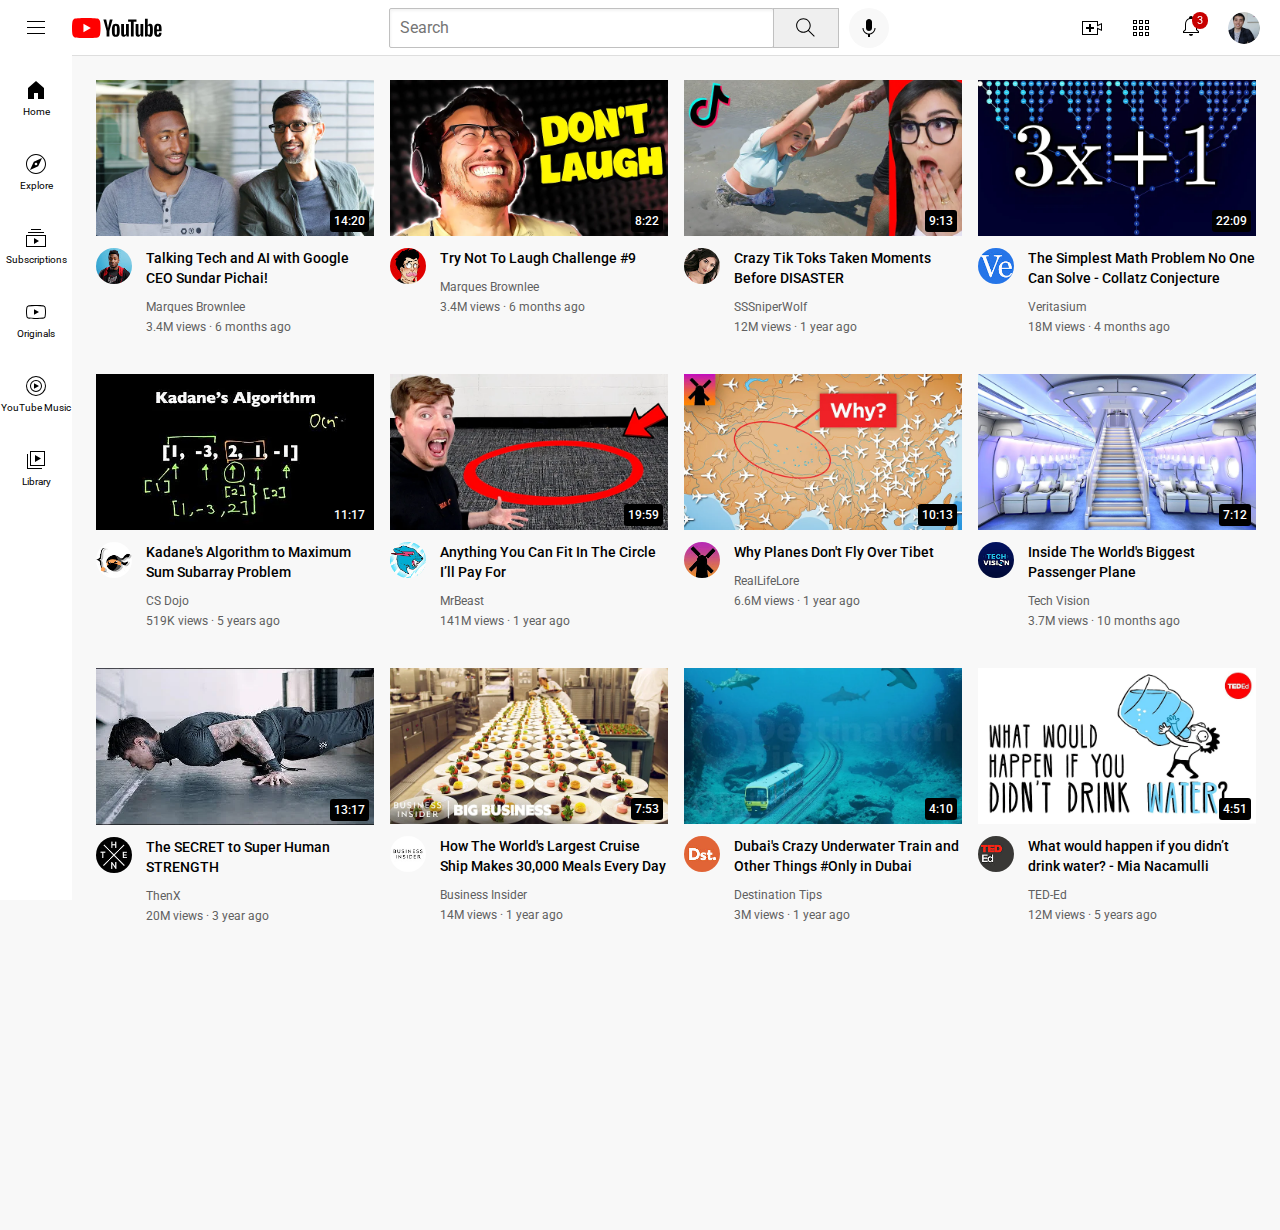
<file: index.html>
<!DOCTYPE html>
<html lang="en">
<head>
    <link rel="stylesheet" href="header.css">
    <link rel="stylesheet" href="Yt_webpage.css">
    <link rel="stylesheet" href="sidebar.css">
    <link rel="preconnect" href="https://fonts.googleapis.com">
    <link rel="preconnect" href="https://fonts.gstatic.com" crossorigin>
    <link href="https://fonts.googleapis.com/css2?family=Montserrat:ital@0;1&family=Roboto:wght@400;500;700&display=swap" rel="stylesheet">
    <meta charset="UTF-8">
    <meta name="viewport" content="width=device-width, initial-scale=1.0">
    <title>YouTube</title>
</head>
    <body style="height: 1150px;">
        <div class="header">
            <div class="left-section">
                <img class="hamburger-menu" src="Logos/hamburger-menu.svg">
                <img class="ytlogo" src="Logos/youtube-logo.svg">
            </div>
            <div class="middle-section">
                <input class="search-bar" type="text" placeholder="Search">
                <button class="search-button">
                    <img class="search-icon" src="Logos/search.svg">
                    <div class="tooltip">Search</div>
                </button>
                <button class="voice-search-button">
                    <img class="voice-search-icon" src="Logos/voice-search-icon.svg">
                    <div class="tooltip">search with your voice</div>
                </button>
            </div>
            <div class="right-section">
                <div class="upload-icon-container">
                    <img class="upload-icon" src="Logos/upload.svg">
                    <div class="tooltip">Create</div>
                </div>
                <div class="youtube-apps-container">
                    <img class="youtube-apps-icon" src="Logos/youtube-apps.svg">
                    <div class="tooltip">YouTube apps</div>
                </div>
                <div class="notification-icon-container">
                    <div class="zox">
                        <img class="notification-icon" src="Logos/notifications.svg">
                        <div class="notification-icon-count">3</div>
                    </div>
                    <div class="tooltip">Notifications</div>
                </div>
                <img class="current-user-picture" src="Logos/my-channel.jpeg">
            </div>
        </div>
        <div class="sidebar">
            <div class="sidebar-link">
                <img src="Logos/home.svg">
                <div>Home</div>
            </div>
            <div class="sidebar-link">
                <img src="Logos/explore.svg" >
                <div>Explore</div>
            </div>
            <div class="sidebar-link">
                <img src="Logos/subscriptions.svg" >
                <div>Subscriptions</div>
            </div>
            <div class="sidebar-link">
                <img src="Logos/originals.svg">
                <div>Originals</div>
            </div>
            <div class="sidebar-link">
                <img src="Logos/youtube-music.svg">
                <div>YouTube Music</div>
            </div>
            <div class="sidebar-link">
                <img src="Logos/library.svg">
                <div>Library</div>
            </div>
        </div>
        <div class="video-preview-grid">
            <div class="video-preview">
                <div class="thumbnail-row">
                    <img class="thumbnail" src="YtThumbnails/thumbnail-1.webp" >
                    <div class="video-time">14:20</div>
                </div>
                <div class="video-info-grid">
                    <div  class="channel-picture">
                        <img class="profile-picture" src="Channel-Pictures/channel-1.jpeg">
                    </div>
                    <div class="video-info">
                        <p class="video-title">Talking Tech and AI with Google CEO Sundar Pichai!</p>
                        <p class="video-author">Marques Brownlee</p>
                        <p class="video-stats">3.4M views · 6 months ago</p>        
                    </div>
                </div>
            </div>
    
            <div class="video-preview">
                <div class="thumbnail-row">
                    <img class="thumbnail" src="YtThumbnails/thumbnail-2.webp" >
                    <div class="video-time">8:22</div>
                </div>
                <div class="video-info-grid">
                    <div  class="channel-picture">
                        <img class="profile-picture" src="Channel-Pictures/channel-2.jpeg">
                    </div>
                    <div class="video-info">
                        <p class="video-title">Try Not To Laugh Challenge #9</p>
                        <p class="video-author">Marques Brownlee</p>
                        <p class="video-stats">3.4M views · 6 months ago</p>        
                    </div>
                </div>
            </div>

            <div class="video-preview">
                <div class="thumbnail-row">
                    <img class="thumbnail" src="YtThumbnails/thumbnail-3.webp" >
                    <div class="video-time">9:13</div>
                </div>
                <div class="video-info-grid">
                    <div  class="channel-picture">
                        <img class="profile-picture" src="Channel-Pictures/channel-3.jpeg">
                    </div>
                    <div class="video-info">
                        <p class="video-title">Crazy Tik Toks Taken Moments Before DISASTER</p>
                        <p class="video-author">SSSniperWolf</p>
                        <p class="video-stats">12M views · 1 year ago</p>        
                    </div>
                </div>
            </div>
    
            <div class="video-preview">
                <div class="thumbnail-row">
                    <img class="thumbnail" src="YtThumbnails/thumbnail-4.webp" >
                    <div class="video-time">22:09</div>
                </div>
                <div class="video-info-grid">
                    <div  class="channel-picture">
                        <img class="profile-picture" src="Channel-Pictures/channel-4.jpeg">
                    </div>
                    <div class="video-info">
                        <p class="video-title">The Simplest Math Problem No One Can Solve - Collatz Conjecture</p>
                        <p class="video-author">Veritasium</p>
                        <p class="video-stats">18M views · 4 months ago</p>        
                    </div>
                </div>
            </div>

            <div class="video-preview">
                <div class="thumbnail-row">
                    <img class="thumbnail" src="YtThumbnails/thumbnail-5.webp" >
                    <div class="video-time">11:17</div>
                </div>
                <div class="video-info-grid">
                    <div  class="channel-picture">
                        <img class="profile-picture" src="Channel-Pictures/channel-5.jpeg">
                    </div>
                    <div class="video-info">
                        <p class="video-title">Kadane's Algorithm to Maximum Sum Subarray Problem</p>
                        <p class="video-author">CS Dojo</p>
                        <p class="video-stats">519K views · 5 years ago</p>        
                    </div>
                </div>
            </div>
    
            <div class="video-preview">
                <div class="thumbnail-row">
                    <img class="thumbnail" src="YtThumbnails/thumbnail-6.webp" >
                    <div class="video-time">19:59</div>
                </div>
                <div class="video-info-grid">
                    <div  class="channel-picture">
                        <img class="profile-picture" src="Channel-Pictures/channel-6.jpeg">
                    </div>
                    <div class="video-info">
                        <p class="video-title">Anything You Can Fit In The Circle I’ll Pay For</p>
                        <p class="video-author">MrBeast</p>
                        <p class="video-stats">141M views · 1 year ago</p>        
                    </div>
                </div>
            </div>

            <div class="video-preview">
                <div class="thumbnail-row">
                    <img class="thumbnail" src="YtThumbnails/thumbnail-7.webp" >
                    <div class="video-time">10:13</div>
                </div>
                <div class="video-info-grid">
                    <div  class="channel-picture">
                        <img class="profile-picture" src="Channel-Pictures/channel-7.jpeg">
                    </div>
                    <div class="video-info">
                        <p class="video-title">Why Planes Don't Fly Over Tibet</p>
                        <p class="video-author">RealLifeLore</p>
                        <p class="video-stats">6.6M views · 1 year ago</p>        
                    </div>
                </div>
            </div>
            
            <div class="video-preview">
                <div class="thumbnail-row">
                    <img class="thumbnail" src="YtThumbnails/thumbnail-8.webp" >
                    <div class="video-time">7:12</div>
                </div>
                <div class="video-info-grid">
                    <div  class="channel-picture">
                        <img class="profile-picture" src="Channel-Pictures/channel-8.jpeg">
                    </div>
                    <div class="video-info">
                        <p class="video-title">Inside The World's Biggest Passenger Plane</p>
                        <p class="video-author">Tech Vision</p>
                        <p class="video-stats">3.7M views · 10 months ago</p>        
                    </div>
                </div>
            </div>

            <div class="video-preview">
                <div class="thumbnail-row">
                    <img class="thumbnail" src="YtThumbnails/thumbnail-9.webp" >
                    <div class="video-time">13:17</div>
                </div>
                <div class="video-info-grid">
                    <div  class="channel-picture">
                        <img class="profile-picture" src="Channel-Pictures/channel-9.jpeg">
                    </div>
                    <div class="video-info">
                        <p class="video-title">The SECRET to Super Human STRENGTH</p>
                        <p class="video-author">ThenX</p>
                        <p class="video-stats">20M views · 3 year ago</p>        
                    </div>
                </div>
            </div>

            <div class="video-preview">
                <div class="thumbnail-row">
                    <img class="thumbnail" src="YtThumbnails/thumbnail-10.webp" >
                    <div class="video-time">7:53</div>
                </div>
                <div class="video-info-grid">
                    <div  class="channel-picture">
                        <img class="profile-picture" src="Channel-Pictures/channel-10.jpeg">
                    </div>
                    <div class="video-info">
                        <p class="video-title">How The World's Largest Cruise Ship Makes 30,000 Meals Every Day</p>
                        <p class="video-author">Business Insider</p>
                        <p class="video-stats">14M views · 1 year ago</p>        
                    </div>
                </div>
            </div>

            <div class="video-preview">
                <div class="thumbnail-row">
                    <img class="thumbnail" src="YtThumbnails/thumbnail-11.webp" >
                    <div class="video-time">4:10</div>
                </div>
                <div class="video-info-grid">
                    <div  class="channel-picture">
                        <img class="profile-picture" src="Channel-Pictures/channel-11.jpeg">
                    </div>
                    <div class="video-info">
                        <p class="video-title">Dubai's Crazy Underwater Train and Other Things #Only in Dubai</p>
                        <p class="video-author">Destination Tips</p>
                        <p class="video-stats">3M views · 1 year ago</p>        
                    </div>
                </div>
            </div>

            <div class="video-preview">
                <div class="thumbnail-row">
                    <img class="thumbnail" src="YtThumbnails/thumbnail-12.webp" >
                    <div class="video-time">4:51</div>
                </div>
                <div class="video-info-grid">
                    <div  class="channel-picture">
                        <img class="profile-picture" src="Channel-Pictures/channel-12.jpeg">
                    </div>
                    <div class="video-info">
                        <p class="video-title">What would happen if you didn’t drink water? - Mia Nacamulli</p>
                        <p class="video-author">TED-Ed</p>
                        <p class="video-stats">12M views · 5 years ago</p>        
                    </div>
                </div>
            </div>

        </div>
    </body>
</html>
</file>
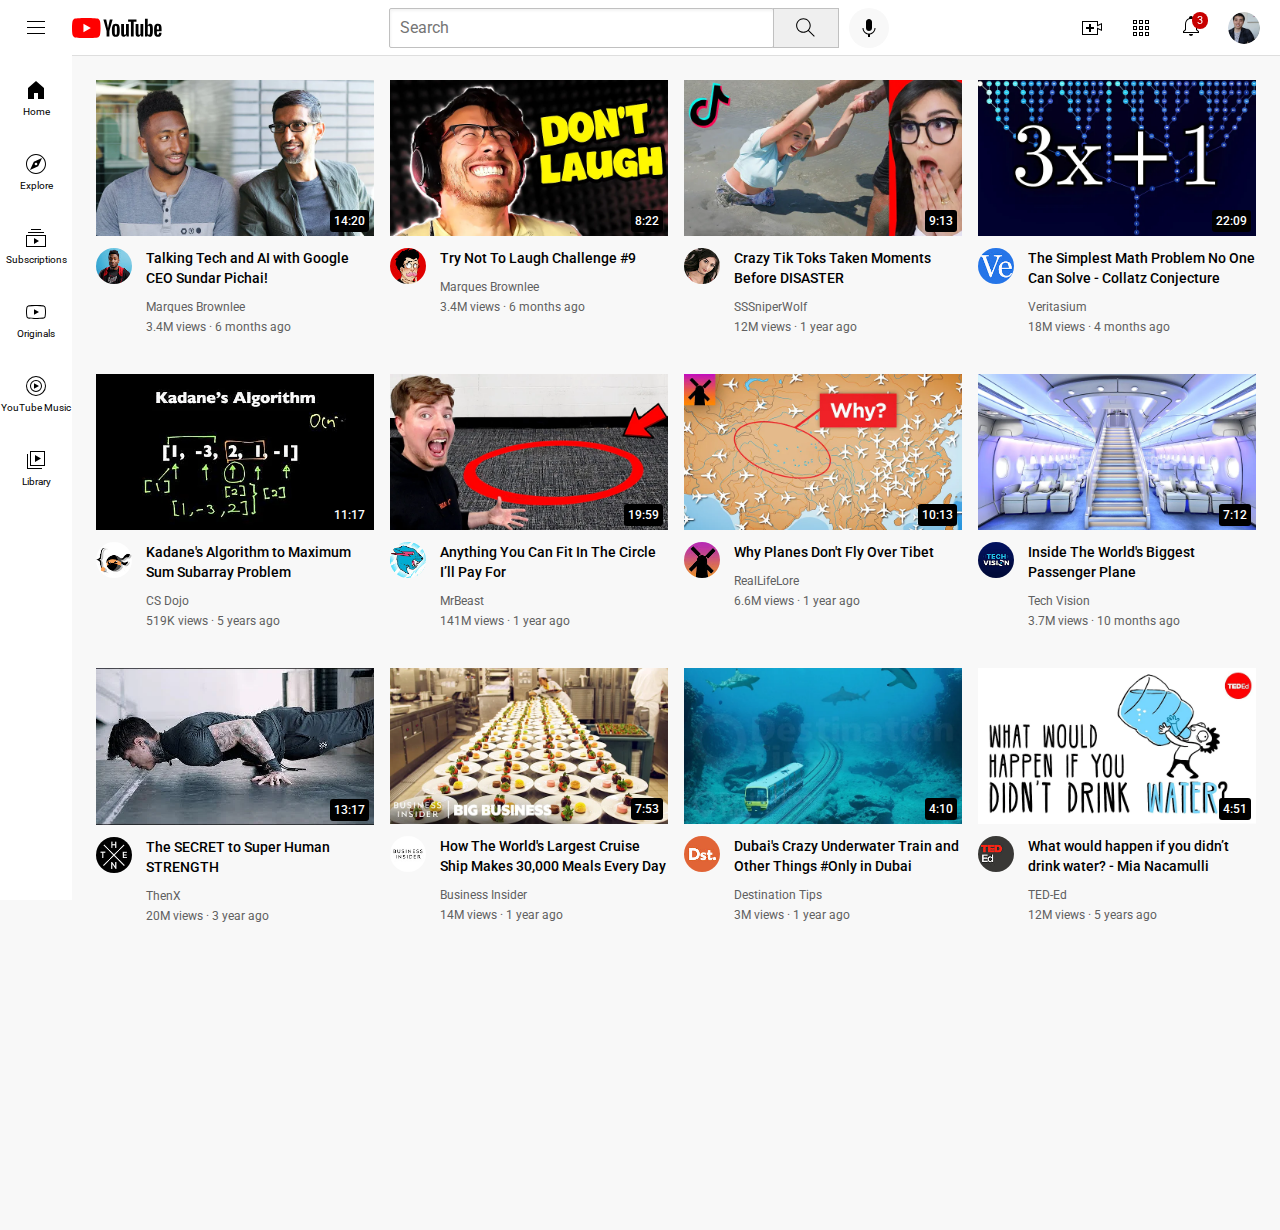
<file: Yt_webpage.html>
<!DOCTYPE html>
<html lang="en">
<head>
    <link rel="stylesheet" href="header.css">
    <link rel="stylesheet" href="Yt_webpage.css">
    <link rel="stylesheet" href="sidebar.css">
    <link rel="preconnect" href="https://fonts.googleapis.com">
    <link rel="preconnect" href="https://fonts.gstatic.com" crossorigin>
    <link href="https://fonts.googleapis.com/css2?family=Montserrat:ital@0;1&family=Roboto:wght@400;500;700&display=swap" rel="stylesheet">
    <meta charset="UTF-8">
    <meta name="viewport" content="width=device-width, initial-scale=1.0">
    <title>YouTube</title>
</head>
    <body style="height: 1150px;">
        <div class="header">
            <div class="left-section">
                <img class="hamburger-menu" src="Logos/hamburger-menu.svg">
                <img class="ytlogo" src="Logos/youtube-logo.svg">
            </div>
            <div class="middle-section">
                <input class="search-bar" type="text" placeholder="Search">
                <button class="search-button">
                    <img class="search-icon" src="Logos/search.svg">
                    <div class="tooltip">Search</div>
                </button>
                <button class="voice-search-button">
                    <img class="voice-search-icon" src="Logos/voice-search-icon.svg">
                    <div class="tooltip">search with your voice</div>
                </button>
            </div>
            <div class="right-section">
                <div class="upload-icon-container">
                    <img class="upload-icon" src="Logos/upload.svg">
                    <div class="tooltip">Create</div>
                </div>
                <div class="youtube-apps-container">
                    <img class="youtube-apps-icon" src="Logos/youtube-apps.svg">
                    <div class="tooltip">YouTube apps</div>
                </div>
                <div class="notification-icon-container">
                    <div class="zox">
                        <img class="notification-icon" src="Logos/notifications.svg">
                        <div class="notification-icon-count">3</div>
                    </div>
                    <div class="tooltip">Notifications</div>
                </div>
                <img class="current-user-picture" src="Logos/my-channel.jpeg">
            </div>
        </div>
        <div class="sidebar">
            <div class="sidebar-link">
                <img src="Logos/home.svg">
                <div>Home</div>
            </div>
            <div class="sidebar-link">
                <img src="Logos/explore.svg" >
                <div>Explore</div>
            </div>
            <div class="sidebar-link">
                <img src="Logos/subscriptions.svg" >
                <div>Subscriptions</div>
            </div>
            <div class="sidebar-link">
                <img src="Logos/originals.svg">
                <div>Originals</div>
            </div>
            <div class="sidebar-link">
                <img src="Logos/youtube-music.svg">
                <div>YouTube Music</div>
            </div>
            <div class="sidebar-link">
                <img src="Logos/library.svg">
                <div>Library</div>
            </div>
        </div>
        <div class="video-preview-grid">
            <div class="video-preview">
                <div class="thumbnail-row">
                    <img class="thumbnail" src="YtThumbnails/thumbnail-1.webp" >
                    <div class="video-time">14:20</div>
                </div>
                <div class="video-info-grid">
                    <div  class="channel-picture">
                        <img class="profile-picture" src="Channel-Pictures/channel-1.jpeg">
                    </div>
                    <div class="video-info">
                        <p class="video-title">Talking Tech and AI with Google CEO Sundar Pichai!</p>
                        <p class="video-author">Marques Brownlee</p>
                        <p class="video-stats">3.4M views · 6 months ago</p>        
                    </div>
                </div>
            </div>
    
            <div class="video-preview">
                <div class="thumbnail-row">
                    <img class="thumbnail" src="YtThumbnails/thumbnail-2.webp" >
                    <div class="video-time">8:22</div>
                </div>
                <div class="video-info-grid">
                    <div  class="channel-picture">
                        <img class="profile-picture" src="Channel-Pictures/channel-2.jpeg">
                    </div>
                    <div class="video-info">
                        <p class="video-title">Try Not To Laugh Challenge #9</p>
                        <p class="video-author">Marques Brownlee</p>
                        <p class="video-stats">3.4M views · 6 months ago</p>        
                    </div>
                </div>
            </div>

            <div class="video-preview">
                <div class="thumbnail-row">
                    <img class="thumbnail" src="YtThumbnails/thumbnail-3.webp" >
                    <div class="video-time">9:13</div>
                </div>
                <div class="video-info-grid">
                    <div  class="channel-picture">
                        <img class="profile-picture" src="Channel-Pictures/channel-3.jpeg">
                    </div>
                    <div class="video-info">
                        <p class="video-title">Crazy Tik Toks Taken Moments Before DISASTER</p>
                        <p class="video-author">SSSniperWolf</p>
                        <p class="video-stats">12M views · 1 year ago</p>        
                    </div>
                </div>
            </div>
    
            <div class="video-preview">
                <div class="thumbnail-row">
                    <img class="thumbnail" src="YtThumbnails/thumbnail-4.webp" >
                    <div class="video-time">22:09</div>
                </div>
                <div class="video-info-grid">
                    <div  class="channel-picture">
                        <img class="profile-picture" src="Channel-Pictures/channel-4.jpeg">
                    </div>
                    <div class="video-info">
                        <p class="video-title">The Simplest Math Problem No One Can Solve - Collatz Conjecture</p>
                        <p class="video-author">Veritasium</p>
                        <p class="video-stats">18M views · 4 months ago</p>        
                    </div>
                </div>
            </div>

            <div class="video-preview">
                <div class="thumbnail-row">
                    <img class="thumbnail" src="YtThumbnails/thumbnail-5.webp" >
                    <div class="video-time">11:17</div>
                </div>
                <div class="video-info-grid">
                    <div  class="channel-picture">
                        <img class="profile-picture" src="Channel-Pictures/channel-5.jpeg">
                    </div>
                    <div class="video-info">
                        <p class="video-title">Kadane's Algorithm to Maximum Sum Subarray Problem</p>
                        <p class="video-author">CS Dojo</p>
                        <p class="video-stats">519K views · 5 years ago</p>        
                    </div>
                </div>
            </div>
    
            <div class="video-preview">
                <div class="thumbnail-row">
                    <img class="thumbnail" src="YtThumbnails/thumbnail-6.webp" >
                    <div class="video-time">19:59</div>
                </div>
                <div class="video-info-grid">
                    <div  class="channel-picture">
                        <img class="profile-picture" src="Channel-Pictures/channel-6.jpeg">
                    </div>
                    <div class="video-info">
                        <p class="video-title">Anything You Can Fit In The Circle I’ll Pay For</p>
                        <p class="video-author">MrBeast</p>
                        <p class="video-stats">141M views · 1 year ago</p>        
                    </div>
                </div>
            </div>

            <div class="video-preview">
                <div class="thumbnail-row">
                    <img class="thumbnail" src="YtThumbnails/thumbnail-7.webp" >
                    <div class="video-time">10:13</div>
                </div>
                <div class="video-info-grid">
                    <div  class="channel-picture">
                        <img class="profile-picture" src="Channel-Pictures/channel-7.jpeg">
                    </div>
                    <div class="video-info">
                        <p class="video-title">Why Planes Don't Fly Over Tibet</p>
                        <p class="video-author">RealLifeLore</p>
                        <p class="video-stats">6.6M views · 1 year ago</p>        
                    </div>
                </div>
            </div>
            
            <div class="video-preview">
                <div class="thumbnail-row">
                    <img class="thumbnail" src="YtThumbnails/thumbnail-8.webp" >
                    <div class="video-time">7:12</div>
                </div>
                <div class="video-info-grid">
                    <div  class="channel-picture">
                        <img class="profile-picture" src="Channel-Pictures/channel-8.jpeg">
                    </div>
                    <div class="video-info">
                        <p class="video-title">Inside The World's Biggest Passenger Plane</p>
                        <p class="video-author">Tech Vision</p>
                        <p class="video-stats">3.7M views · 10 months ago</p>        
                    </div>
                </div>
            </div>

            <div class="video-preview">
                <div class="thumbnail-row">
                    <img class="thumbnail" src="YtThumbnails/thumbnail-9.webp" >
                    <div class="video-time">13:17</div>
                </div>
                <div class="video-info-grid">
                    <div  class="channel-picture">
                        <img class="profile-picture" src="Channel-Pictures/channel-9.jpeg">
                    </div>
                    <div class="video-info">
                        <p class="video-title">The SECRET to Super Human STRENGTH</p>
                        <p class="video-author">ThenX</p>
                        <p class="video-stats">20M views · 3 year ago</p>        
                    </div>
                </div>
            </div>

            <div class="video-preview">
                <div class="thumbnail-row">
                    <img class="thumbnail" src="YtThumbnails/thumbnail-10.webp" >
                    <div class="video-time">7:53</div>
                </div>
                <div class="video-info-grid">
                    <div  class="channel-picture">
                        <img class="profile-picture" src="Channel-Pictures/channel-10.jpeg">
                    </div>
                    <div class="video-info">
                        <p class="video-title">How The World's Largest Cruise Ship Makes 30,000 Meals Every Day</p>
                        <p class="video-author">Business Insider</p>
                        <p class="video-stats">14M views · 1 year ago</p>        
                    </div>
                </div>
            </div>

            <div class="video-preview">
                <div class="thumbnail-row">
                    <img class="thumbnail" src="YtThumbnails/thumbnail-11.webp" >
                    <div class="video-time">4:10</div>
                </div>
                <div class="video-info-grid">
                    <div  class="channel-picture">
                        <img class="profile-picture" src="Channel-Pictures/channel-11.jpeg">
                    </div>
                    <div class="video-info">
                        <p class="video-title">Dubai's Crazy Underwater Train and Other Things #Only in Dubai</p>
                        <p class="video-author">Destination Tips</p>
                        <p class="video-stats">3M views · 1 year ago</p>        
                    </div>
                </div>
            </div>

            <div class="video-preview">
                <div class="thumbnail-row">
                    <img class="thumbnail" src="YtThumbnails/thumbnail-12.webp" >
                    <div class="video-time">4:51</div>
                </div>
                <div class="video-info-grid">
                    <div  class="channel-picture">
                        <img class="profile-picture" src="Channel-Pictures/channel-12.jpeg">
                    </div>
                    <div class="video-info">
                        <p class="video-title">What would happen if you didn’t drink water? - Mia Nacamulli</p>
                        <p class="video-author">TED-Ed</p>
                        <p class="video-stats">12M views · 5 years ago</p>        
                    </div>
                </div>
            </div>

        </div>
    </body>
</html>
</file>
<file: header.css>
.header{
    display: flex;
    flex-direction: row;
    height: 55px;
    /* background-color: rgb(195, 172, 172); */
    /* align-items: center; */
    justify-content: space-between;
    position: fixed;
    background-color: white;
    left: 0px;
    right: 0px;
    top: 0px;
    z-index: 100;
    border-bottom: 1px solid rgb(222, 222, 222)
}
.left-section{
    /* background-color: lightblue; */
    /* width: 150px; */
    display: flex;
    align-items: center;
}
.hamburger-menu{
    height: 24px;   
    margin-left: 24px ;
    margin-right: 24px;
}
.ytlogo{
    height: 20px;
}
.middle-section{
    /* background-color: lightcoral; */
    flex:1;
    margin-left: 70px;
    margin-right: 35px;
    max-width: 500px;
    display: flex;
    align-items: center;
}
.search-bar{
    height: 36px;
    flex: 1;
    width: 0;
    padding-left: 10px;
    font-size: 16px;
    border: 1px solid rgb(192,192,192);
    border-radius: 2px;
    box-shadow: inset 1px 2px 3px rgba(0, 0, 0, 0.05);
}
.search-bar::placeholder{
    font-family: Roboto,Arial, Helvetica, sans-serif;
    font-size: 16px;
    
}
.search-button{
    height: 40px;
    width: 66px;
    background-color: rgb(239, 239, 239);
    border: 1px solid rgb(192,192,192);
    margin-left: -1px;
    margin-right: 10px;
}
.search-button,
.voice-search-button,
.upload-icon-container,
.youtube-apps-container,
.notification-icon-container{
    position: relative;
    display: flex;
    flex-direction: column;
    align-items: center; 
    justify-content: center;
}
.search-icon{
    height: 25px;
}
.search-button .tooltip,
.voice-search-button .tooltip,
.upload-icon-container .tooltip,
.youtube-apps-container .tooltip,
.notification-icon-container .tooltip{
    position: absolute;
    background-color: gray;
    color: white;
    padding: 4px 8px;
    border-radius: 2px;
    font-size: 12px;
    bottom: -30px;
    opacity: 0;
    transition: opacity 0.15s;
    pointer-events: none;
    white-space: nowrap;
    font-family: Roboto,Arial;
}
.search-button:hover .tooltip,
.voice-search-button:hover .tooltip,
.upload-icon-container:hover .tooltip,
.youtube-apps-container:hover .tooltip,
.notification-icon-container:hover .tooltip{
    opacity: 1;
}
.voice-search-button{
    height: 40px;
    width: 40px;
    border-radius: 20px;
    background-color: rgb(248, 248, 248);
    border: none;
}
.voice-search-icon{
    height: 24px;
}
.right-section{
    /* background-color: lightgreen; */
    width: 180px;
    display: flex;
    margin-right: 20px;
    align-items: center;
    justify-content: space-between;
    flex-shrink: 0;
}
.upload-icon{
    height: 24px;
}
.youtube-apps-icon{
    height: 24px;
}
.notification-icon{
    height: 24px;
}
.current-user-picture{
    height: 32px;
    border-radius: 16px;
}
.notification-icon-container{
    position: relative;
}
.notification-icon-count{
    position: absolute;
    top: -2px;
    right: -5px;
    background-color: rgb(200, 0, 0);
    color: white;
    font-family: roboto,arial;
    font-size: 11px;
    padding: 2px 5px;
    border-radius: 10px;

}
</file>
<file: Yt_webpage.css>
body{
    margin: 0px;
    padding-top: 80px;
    padding-left: 96px;
    padding-right: 24px;
    background-color: rgb(248, 248, 248);
}
p{
    font-family: Roboto,Arial, Helvetica, sans-serif;
    margin-top: 0px;
    margin-bottom: 0px;
}
.video-preview-grid{
    /* background-color: red; */
    display: grid;
    grid-template-columns: 1fr 1fr 1fr;
    column-gap: 16px;
    row-gap: 40px;
}
@media (max-width: 836px) {
    .video-preview-grid{
        grid-template-columns: 1fr 1fr;
    }
}
@media(min-width: 837px) and (max-width: 999px){
    .video-preview-grid{
        grid-template-columns: 1fr 1fr 1fr;
    }
}
@media (min-width: 1000px) {
    .video-preview-grid{
        grid-template-columns: 1fr 1fr 1fr 1fr;
    }
}
/* .video-preview{
    background-color:antiquewhite;
} */
.thumbnail{
    width: 100%;
    object-fit: cover;
}
.thumbnail-row{
    margin-bottom: 8px;
    position: relative;
}
.video-info-grid{
    display: grid;
    grid-template-columns: 50px 1fr;
}
/* .video-info{
    background-color: rgb(200, 133, 33);
} */
.channel-picture{
    vertical-align: top;
    /* background-color: rgb(1, 244, 244); */
}
.profile-picture{
    width: 36px;
    border-radius: 50%;
    object-fit: cover;
    /* vertical-align: top; */
}
.video-title{
    /* width: 250px; */
    margin-top: 0px;
    margin-bottom: 10px;
    font-size: 14px;
    font-weight: 500;
    line-height: 20px;
}
.video-author{
    font-size: 12px;
    color: rgb(96, 96, 96);
    margin-bottom: 4px;
    line-height: 18px;
}
.video-stats{
    margin-top: 0px;
    color: rgb(96, 96, 96);
    font-size: 12px;
    font-weight: 400;
}
.video-time{
    background-color: black;
    color: white;
    position: absolute;
    bottom: 8px;
    right: 5px;
    font-family: Roboto,Arial;
    font-size: 12px;
    font-weight: 500;
    padding: 4px 4px;
    border-radius: 3px;
}
</file>
<file: sidebar.css>
.sidebar{
    position: fixed;
    left: 0px;
    bottom: 0px;
    top: 55px;
    width: 72px;
    background-color: white; 
    padding-top: 5px;
    z-index: 200;
}
.sidebar-link{
    height: 74px;
    display: flex;
    flex-direction: column;
    justify-content: center;
    align-items: center;
    cursor: pointer;
}
.sidebar-link:hover{
    background-color: rgb(238, 238, 238);
}
.sidebar-link img{
    height: 24px;
    margin-bottom: 4px;
}
.sidebar-link div{
    font-family: roboto,arial;
    font-size: 10px;
}
</file>
